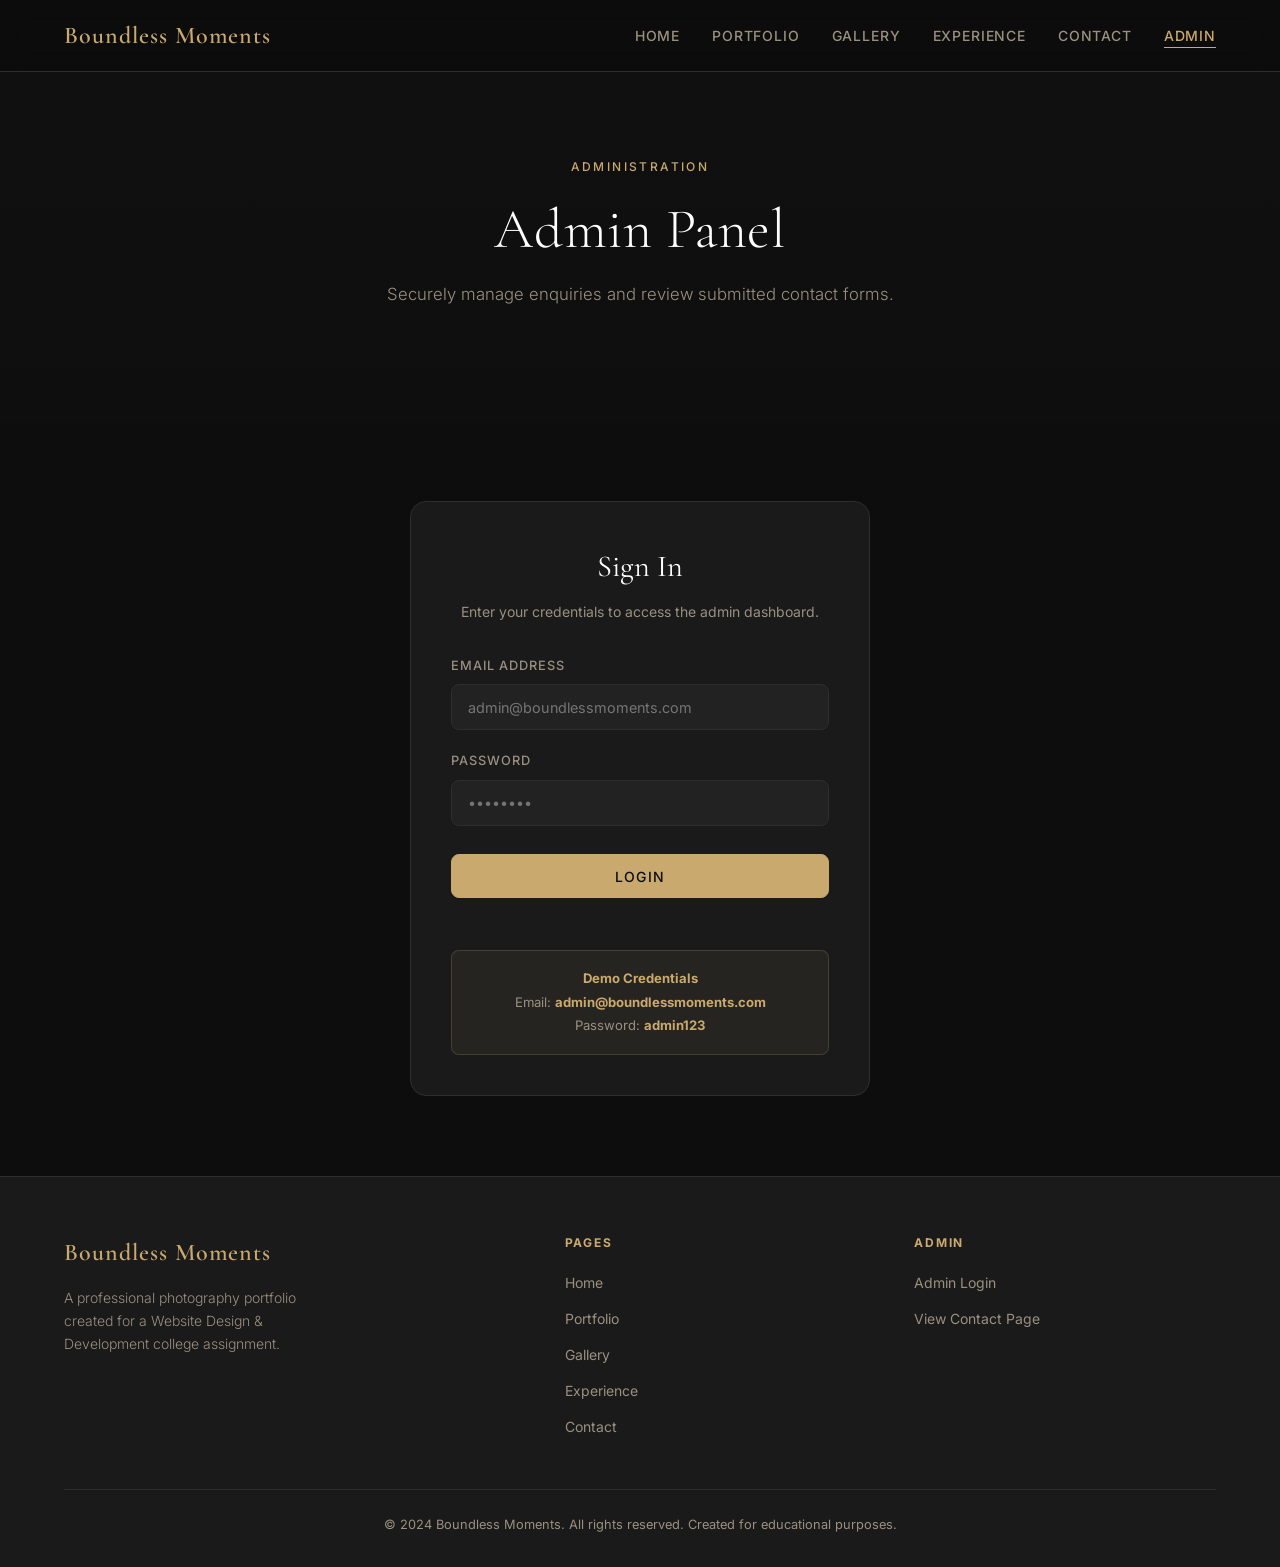
<file: admin.html>
<!DOCTYPE html>
<html lang="en">
<head>
  <meta charset="UTF-8">
  <meta name="viewport" content="width=device-width, initial-scale=1.0">
  <meta name="description" content="Boundless Moments admin panel — manage enquiries and site content.">
  <title>Admin Panel — Boundless Moments</title>
  <link rel="stylesheet" href="css/style.css">
</head>
<body>

  <!-- ===== NAVIGATION ===== -->
  <nav class="navbar" role="navigation" aria-label="Main navigation">
    <div class="container">
      <a href="index.html" class="nav-logo" aria-label="Boundless Moments — home">Boundless Moments</a>
      <button class="nav-toggle" id="navToggle" aria-label="Toggle navigation" aria-expanded="false">
        <span></span><span></span><span></span>
      </button>
      <ul class="nav-links" role="list">
        <li><a href="index.html">Home</a></li>
        <li><a href="portfolio.html">Portfolio</a></li>
        <li><a href="gallery.html">Gallery</a></li>
        <li><a href="experience.html">Experience</a></li>
        <li><a href="contact.html">Contact</a></li>
        <li><a href="admin.html">Admin</a></li>
      </ul>
    </div>
  </nav>

  <!-- ===== HERO ===== -->
  <section class="hero hero--sub" aria-label="Admin hero" style="min-height:38vh">
    <div class="hero-bg" style="background-image:url('https://images.unsplash.com/photo-1497366216548-37526070297c?w=1600&q=80');" role="img" aria-label="Minimalist dark office desk"></div>
    <div class="hero-overlay"></div>
    <div class="hero-content">
      <span class="hero-eyebrow">Administration</span>
      <h1>Admin Panel</h1>
      <p>Securely manage enquiries and review submitted contact forms.</p>
    </div>
  </section>

  <!-- ===== LOGIN ===== -->
  <section class="admin-login-section" id="adminLogin" aria-labelledby="login-heading">
    <div class="container">
      <div class="login-card">
        <h2 id="login-heading">Sign In</h2>
        <p>Enter your credentials to access the admin dashboard.</p>

        <form id="loginForm" novalidate aria-label="Admin login form">
          <div class="form-group">
            <label for="adminEmail">Email Address</label>
            <input type="email" id="adminEmail" name="adminEmail" placeholder="admin@boundlessmoments.com" required autocomplete="username">
          </div>
          <div class="form-group">
            <label for="adminPassword">Password</label>
            <input type="password" id="adminPassword" name="adminPassword" placeholder="••••••••" required autocomplete="current-password">
          </div>
          <button type="submit" class="btn btn-primary" style="width:100%;margin-top:.5rem">Login</button>
          <p class="login-error" id="loginError" role="alert" aria-live="polite"></p>
        </form>

        <div class="demo-creds" aria-label="Demo login credentials">
          <strong>Demo Credentials</strong><br>
          Email: <strong>admin@boundlessmoments.com</strong><br>
          Password: <strong>admin123</strong>
        </div>
      </div>
    </div>
  </section>

  <!-- ===== DASHBOARD ===== -->
  <section class="dashboard-section hidden" id="adminDashboard" aria-labelledby="dashboard-heading">
    <div class="container">
      <div class="dashboard-layout">

        <!-- Sidebar -->
        <aside class="sidebar" aria-label="Dashboard navigation">
          <div class="sidebar-header">
            <h3>Dashboard</h3>
          </div>
          <ul>
            <li><a href="#dash-stats">📊 Statistics</a></li>
            <li><a href="#dash-enquiries">📬 Enquiries</a></li>
            <li><a href="#dash-notes">📝 Admin Notes</a></li>
          </ul>
          <button class="sidebar-logout" id="logoutBtn" aria-label="Log out of admin panel">🚪 Log Out</button>
        </aside>

        <!-- Main Content -->
        <div class="dashboard-main">

          <!-- Stat Cards -->
          <div class="dash-stats" id="dash-stats" aria-label="Statistics overview">
            <div class="dash-stat-card">
              <span class="stat-number" id="totalEnquiries">0</span>
              <p>Total Enquiries</p>
            </div>
            <div class="dash-stat-card">
              <span class="stat-number" id="newEnquiries">0</span>
              <p>Today's Enquiries</p>
            </div>
            <div class="dash-stat-card">
              <span class="stat-number" id="todayEnquiries">0</span>
              <p>Submissions This Session</p>
            </div>
          </div>

          <!-- Enquiries Table -->
          <div class="dash-panel" id="dash-enquiries">
            <h3 id="dashboard-heading">Contact Enquiries</h3>
            <div style="overflow-x:auto">
              <table class="enquiries-table" aria-label="Submitted enquiries">
                <thead>
                  <tr>
                    <th scope="col">Name</th>
                    <th scope="col">Email</th>
                    <th scope="col">Phone</th>
                    <th scope="col">Service</th>
                    <th scope="col">Event Date</th>
                    <th scope="col">Message</th>
                  </tr>
                </thead>
                <tbody id="enquiriesBody">
                  <!-- Populated by script.js -->
                </tbody>
              </table>
            </div>
          </div>

          <!-- Admin Notes -->
          <div class="dash-panel" id="dash-notes">
            <h3>Admin Notes</h3>
            <textarea class="admin-notes-area" id="adminNotes" placeholder="Write your private notes here — they are saved automatically to your browser..." aria-label="Admin notes textarea"></textarea>
          </div>

        </div><!-- /dashboard-main -->
      </div><!-- /dashboard-layout -->
    </div>
  </section>

  <!-- ===== FOOTER ===== -->
  <footer class="footer" role="contentinfo">
    <div class="container">
      <div class="footer-grid">
        <div class="footer-brand">
          <span class="nav-logo">Boundless Moments</span>
          <p>A professional photography portfolio created for a Website Design &amp; Development college assignment.</p>
        </div>
        <div class="footer-col">
          <h4>Pages</h4>
          <ul>
            <li><a href="index.html">Home</a></li>
            <li><a href="portfolio.html">Portfolio</a></li>
            <li><a href="gallery.html">Gallery</a></li>
            <li><a href="experience.html">Experience</a></li>
            <li><a href="contact.html">Contact</a></li>
          </ul>
        </div>
        <div class="footer-col">
          <h4>Admin</h4>
          <ul>
            <li><a href="admin.html">Admin Login</a></li>
            <li><a href="contact.html">View Contact Page</a></li>
          </ul>
        </div>
      </div>
      <div class="footer-bottom">
        <p>&copy; 2024 Boundless Moments. All rights reserved. Created for educational purposes.</p>
      </div>
    </div>
  </footer>

  <script src="js/script.js"></script>
</body>
</html>
</file>
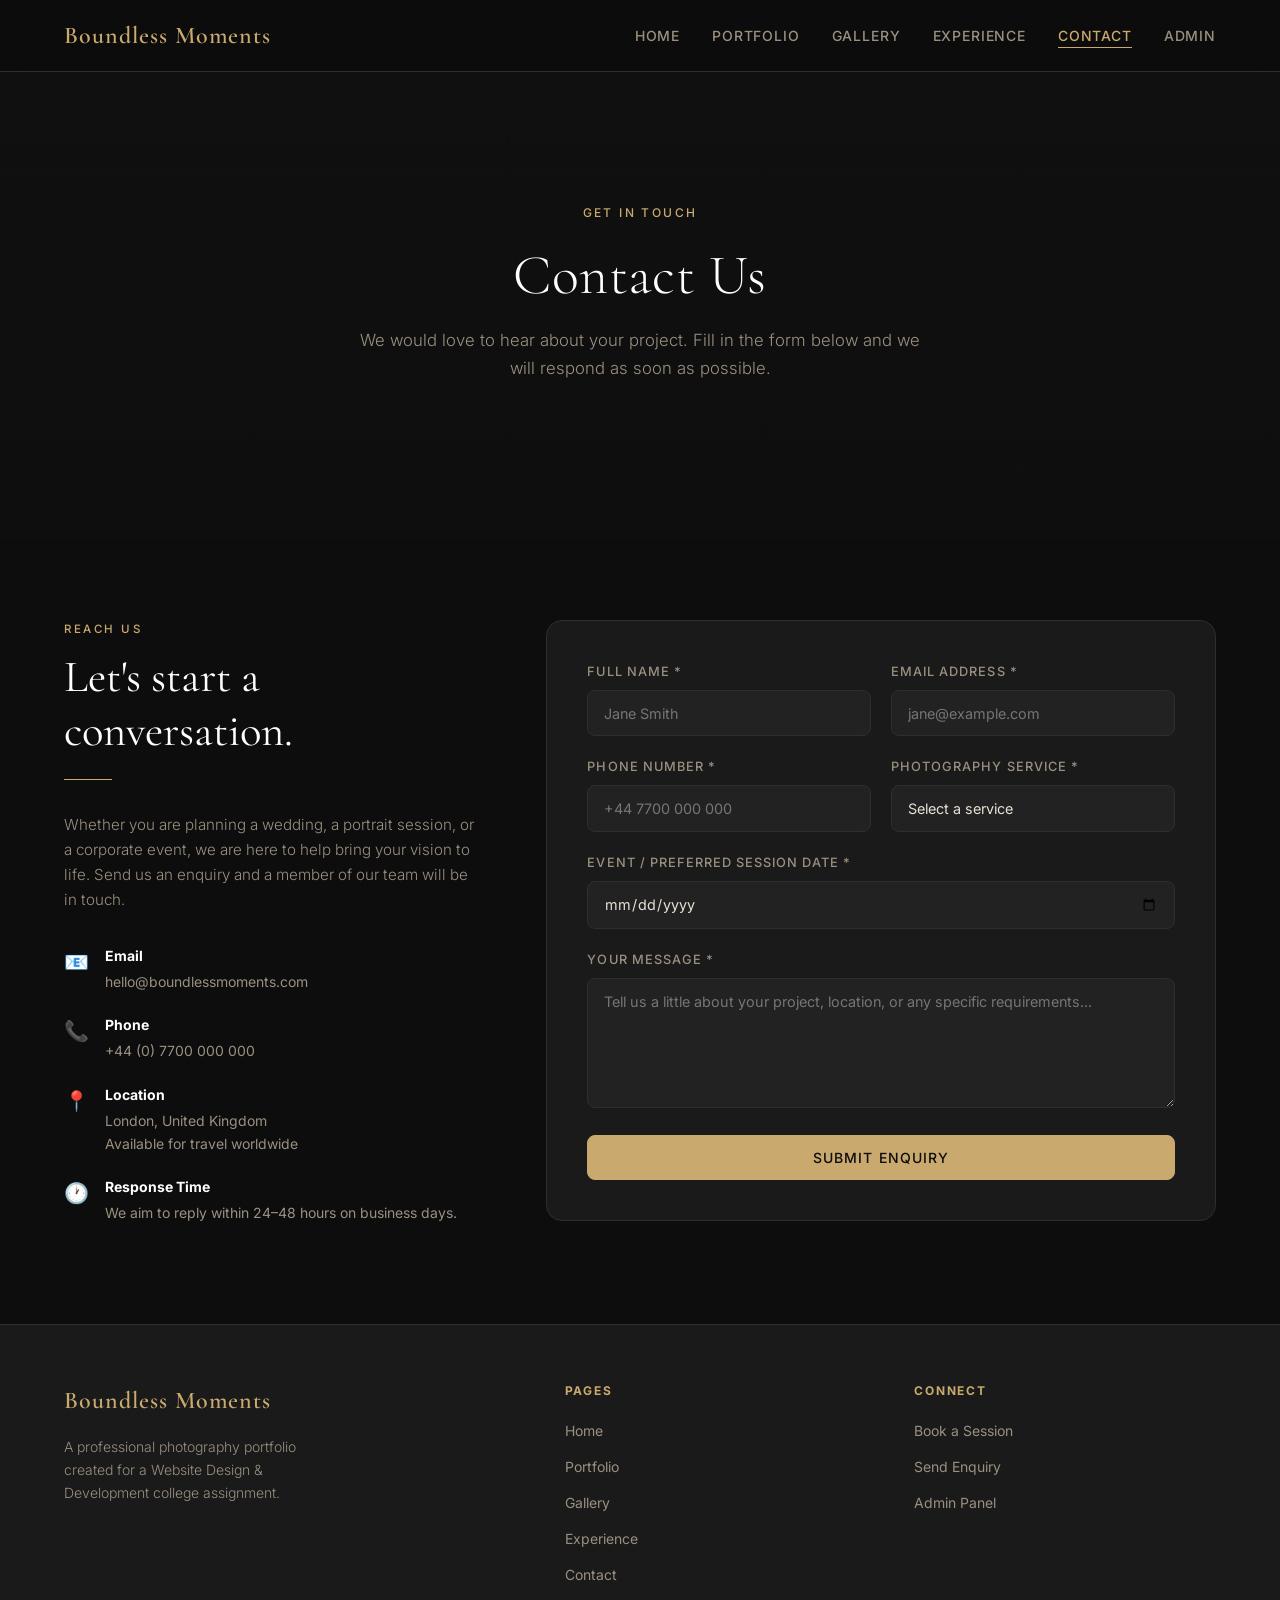
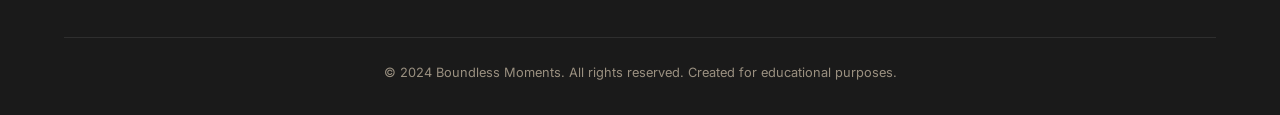
<file: contact.html>
<!DOCTYPE html>
<html lang="en">
<head>
  <meta charset="UTF-8">
  <meta name="viewport" content="width=device-width, initial-scale=1.0">
  <meta name="description" content="Contact Boundless Moments — submit an enquiry to book a photography session.">
  <title>Contact — Boundless Moments</title>
  <link rel="stylesheet" href="css/style.css">
</head>
<body>

  <!-- ===== NAVIGATION ===== -->
  <nav class="navbar" role="navigation" aria-label="Main navigation">
    <div class="container">
      <a href="index.html" class="nav-logo" aria-label="Boundless Moments — home">Boundless Moments</a>
      <button class="nav-toggle" id="navToggle" aria-label="Toggle navigation" aria-expanded="false">
        <span></span><span></span><span></span>
      </button>
      <ul class="nav-links" role="list">
        <li><a href="index.html">Home</a></li>
        <li><a href="portfolio.html">Portfolio</a></li>
        <li><a href="gallery.html">Gallery</a></li>
        <li><a href="experience.html">Experience</a></li>
        <li><a href="contact.html">Contact</a></li>
        <li><a href="admin.html">Admin</a></li>
      </ul>
    </div>
  </nav>

  <!-- ===== HERO ===== -->
  <section class="hero hero--sub" aria-label="Contact hero">
    <div class="hero-bg" style="background-image:url('https://images.unsplash.com/photo-1423666639041-f56000c27a9a?w=1600&q=80');" role="img" aria-label="Person writing a letter at a desk"></div>
    <div class="hero-overlay"></div>
    <div class="hero-content">
      <span class="hero-eyebrow">Get in Touch</span>
      <h1>Contact Us</h1>
      <p>We would love to hear about your project. Fill in the form below and we will respond as soon as possible.</p>
    </div>
  </section>

  <!-- ===== CONTACT ===== -->
  <section class="contact-section" aria-labelledby="contact-heading">
    <div class="container">
      <div class="contact-grid">

        <!-- Info Panel -->
        <aside aria-label="Contact information">
          <span class="section-label">Reach Us</span>
          <h2 class="section-title" id="contact-heading">Let's start a conversation.</h2>
          <div class="divider"></div>
          <p class="section-sub" style="margin-bottom:2rem">Whether you are planning a wedding, a portrait session, or a corporate event, we are here to help bring your vision to life. Send us an enquiry and a member of our team will be in touch.</p>

          <div class="contact-detail">
            <span class="contact-detail-icon" aria-hidden="true">📧</span>
            <div class="contact-detail-text">
              <h4>Email</h4>
              <p>hello@boundlessmoments.com</p>
            </div>
          </div>
          <div class="contact-detail">
            <span class="contact-detail-icon" aria-hidden="true">📞</span>
            <div class="contact-detail-text">
              <h4>Phone</h4>
              <p>+44 (0) 7700 000 000</p>
            </div>
          </div>
          <div class="contact-detail">
            <span class="contact-detail-icon" aria-hidden="true">📍</span>
            <div class="contact-detail-text">
              <h4>Location</h4>
              <p>London, United Kingdom<br>Available for travel worldwide</p>
            </div>
          </div>
          <div class="contact-detail">
            <span class="contact-detail-icon" aria-hidden="true">🕐</span>
            <div class="contact-detail-text">
              <h4>Response Time</h4>
              <p>We aim to reply within 24–48 hours on business days.</p>
            </div>
          </div>
        </aside>

        <!-- Form -->
        <div>
          <form class="contact-form" id="contactForm" novalidate aria-label="Contact enquiry form">
            <div class="form-row">
              <div class="form-group">
                <label for="fullName">Full Name <span aria-hidden="true">*</span></label>
                <input type="text" id="fullName" name="fullName" placeholder="Jane Smith" required autocomplete="name">
              </div>
              <div class="form-group">
                <label for="emailAddr">Email Address <span aria-hidden="true">*</span></label>
                <input type="email" id="emailAddr" name="emailAddr" placeholder="jane@example.com" required autocomplete="email">
              </div>
            </div>

            <div class="form-row">
              <div class="form-group">
                <label for="phone">Phone Number <span aria-hidden="true">*</span></label>
                <input type="tel" id="phone" name="phone" placeholder="+44 7700 000 000" required autocomplete="tel">
              </div>
              <div class="form-group">
                <label for="service">Photography Service <span aria-hidden="true">*</span></label>
                <select id="service" name="service" required>
                  <option value="">Select a service</option>
                  <option value="wedding">Wedding Photography</option>
                  <option value="portrait">Portrait Photography</option>
                  <option value="event">Event Photography</option>
                  <option value="travel">Travel Photography</option>
                  <option value="other">Other / Custom Project</option>
                </select>
              </div>
            </div>

            <div class="form-group">
              <label for="eventDate">Event / Preferred Session Date <span aria-hidden="true">*</span></label>
              <input type="date" id="eventDate" name="eventDate" required>
            </div>

            <div class="form-group">
              <label for="message">Your Message <span aria-hidden="true">*</span></label>
              <textarea id="message" name="message" placeholder="Tell us a little about your project, location, or any specific requirements..." required></textarea>
            </div>

            <button type="submit" class="btn btn-primary" style="width:100%">Submit Enquiry</button>
            <div class="form-message" id="formMessage" role="alert" aria-live="polite"></div>
          </form>
        </div>

      </div>
    </div>
  </section>

  <!-- ===== FOOTER ===== -->
  <footer class="footer" role="contentinfo">
    <div class="container">
      <div class="footer-grid">
        <div class="footer-brand">
          <span class="nav-logo">Boundless Moments</span>
          <p>A professional photography portfolio created for a Website Design &amp; Development college assignment.</p>
        </div>
        <div class="footer-col">
          <h4>Pages</h4>
          <ul>
            <li><a href="index.html">Home</a></li>
            <li><a href="portfolio.html">Portfolio</a></li>
            <li><a href="gallery.html">Gallery</a></li>
            <li><a href="experience.html">Experience</a></li>
            <li><a href="contact.html">Contact</a></li>
          </ul>
        </div>
        <div class="footer-col">
          <h4>Connect</h4>
          <ul>
            <li><a href="contact.html">Book a Session</a></li>
            <li><a href="contact.html">Send Enquiry</a></li>
            <li><a href="admin.html">Admin Panel</a></li>
          </ul>
        </div>
      </div>
      <div class="footer-bottom">
        <p>&copy; 2024 Boundless Moments. All rights reserved. Created for educational purposes.</p>
      </div>
    </div>
  </footer>

  <script src="js/script.js"></script>
</body>
</html>
</file>
<file: css/style.css>
/* ===================================================
   Boundless Moments — Dark Luxury Photography Theme
   style.css
   =================================================== */

/* ---------- Google Fonts ---------- */
@import url('https://fonts.googleapis.com/css2?family=Cormorant+Garamond:ital,wght@0,300;0,400;0,500;0,600;0,700;1,300;1,400&family=Inter:wght@300;400;500;600&display=swap');

/* ---------- CSS Custom Properties ---------- */
:root {
  --bg:         #0d0d0d;
  --surface:    #1a1a1a;
  --surface-2:  #222222;
  --border:     #2e2e2e;
  --text:       #e8e0d5;
  --text-muted: #9a9080;
  --accent:     #c9a96e;
  --accent-dim: #a07840;
  --white:      #ffffff;
  --nav-h:      72px;

  --ff-heading: 'Cormorant Garamond', Georgia, serif;
  --ff-body:    'Inter', system-ui, sans-serif;

  --radius:     8px;
  --radius-lg:  16px;
  --shadow:     0 4px 24px rgba(0,0,0,.55);
  --transition: 0.3s ease;
}

/* ---------- Reset ---------- */
*, *::before, *::after { box-sizing: border-box; margin: 0; padding: 0; }
html { scroll-behavior: smooth; font-size: 16px; }
body {
  background: var(--bg);
  color: var(--text);
  font-family: var(--ff-body);
  font-weight: 400;
  line-height: 1.65;
  min-height: 100vh;
}
img { display: block; max-width: 100%; height: auto; }
a { color: var(--accent); text-decoration: none; transition: color var(--transition); }
a:hover { color: var(--white); }
ul { list-style: none; }
button { cursor: pointer; font-family: var(--ff-body); }

/* ---------- Utility ---------- */
.container { width: 90%; max-width: 1200px; margin: 0 auto; }
.sr-only { position: absolute; width: 1px; height: 1px; padding: 0; overflow: hidden; clip: rect(0,0,0,0); white-space: nowrap; border: 0; }
.hidden { display: none !important; }
.text-accent { color: var(--accent); }

/* ===================================================
   NAVIGATION
   =================================================== */
.navbar {
  position: sticky;
  top: 0;
  z-index: 1000;
  background: rgba(13,13,13,.92);
  backdrop-filter: blur(12px);
  -webkit-backdrop-filter: blur(12px);
  border-bottom: 1px solid var(--border);
  height: var(--nav-h);
  display: flex;
  align-items: center;
}
.navbar .container {
  display: flex;
  align-items: center;
  justify-content: space-between;
  width: 90%;
  max-width: 1200px;
  margin: 0 auto;
}
.nav-logo {
  font-family: var(--ff-heading);
  font-size: 1.5rem;
  font-weight: 600;
  color: var(--accent);
  letter-spacing: .04em;
  white-space: nowrap;
}
.nav-links {
  display: flex;
  gap: 2rem;
  align-items: center;
}
.nav-links a {
  color: var(--text-muted);
  font-size: .875rem;
  font-weight: 500;
  letter-spacing: .06em;
  text-transform: uppercase;
  transition: color var(--transition);
  position: relative;
  padding-bottom: 4px;
}
.nav-links a::after {
  content: '';
  position: absolute;
  bottom: 0; left: 0;
  width: 0; height: 1px;
  background: var(--accent);
  transition: width var(--transition);
}
.nav-links a:hover,
.nav-links a.active {
  color: var(--accent);
}
.nav-links a:hover::after,
.nav-links a.active::after { width: 100%; }

/* Hamburger */
.nav-toggle {
  display: none;
  flex-direction: column;
  gap: 5px;
  background: none;
  border: none;
  padding: 4px;
}
.nav-toggle span {
  display: block;
  width: 24px; height: 2px;
  background: var(--text);
  border-radius: 2px;
  transition: var(--transition);
}

/* ===================================================
   HERO SECTIONS
   =================================================== */
.hero {
  position: relative;
  min-height: 88vh;
  display: flex;
  align-items: center;
  justify-content: center;
  text-align: center;
  overflow: hidden;
  background: #111;
}
.hero-bg {
  position: absolute;
  inset: 0;
  background-size: cover;
  background-position: center;
  background-repeat: no-repeat;
  opacity: .45;
  transition: opacity 1s;
}
.hero-overlay {
  position: absolute;
  inset: 0;
  background: linear-gradient(to bottom, rgba(13,13,13,.3) 0%, rgba(13,13,13,.7) 100%);
}
.hero-content {
  position: relative;
  z-index: 2;
  max-width: 800px;
  padding: 0 1.5rem;
}
.hero-eyebrow {
  display: inline-block;
  font-size: .75rem;
  letter-spacing: .2em;
  text-transform: uppercase;
  color: var(--accent);
  margin-bottom: 1.25rem;
  font-weight: 500;
}
.hero h1 {
  font-family: var(--ff-heading);
  font-size: clamp(2.4rem, 6vw, 4.5rem);
  font-weight: 300;
  line-height: 1.15;
  color: var(--white);
  margin-bottom: 1.25rem;
  letter-spacing: .01em;
}
.hero p {
  font-size: 1.05rem;
  color: var(--text-muted);
  max-width: 580px;
  margin: 0 auto 2rem;
  font-weight: 300;
}
.hero-cta {
  display: flex;
  gap: 1rem;
  justify-content: center;
  flex-wrap: wrap;
}

/* Sub-page hero (smaller) */
.hero--sub { min-height: 52vh; }
.hero--sub h1 { font-size: clamp(2rem, 5vw, 3.5rem); }

/* ===================================================
   BUTTONS
   =================================================== */
.btn {
  display: inline-block;
  padding: .8rem 2rem;
  border-radius: var(--radius);
  font-size: .875rem;
  font-weight: 500;
  letter-spacing: .08em;
  text-transform: uppercase;
  transition: var(--transition);
}
.btn-primary {
  background: var(--accent);
  color: #0d0d0d;
  border: 1px solid var(--accent);
}
.btn-primary:hover {
  background: transparent;
  color: var(--accent);
}
.btn-outline {
  background: transparent;
  color: var(--accent);
  border: 1px solid var(--accent);
}
.btn-outline:hover {
  background: var(--accent);
  color: #0d0d0d;
}

/* ===================================================
   SECTION BASICS
   =================================================== */
section { padding: 5rem 0; }
.section-label {
  display: block;
  font-size: .72rem;
  letter-spacing: .22em;
  text-transform: uppercase;
  color: var(--accent);
  font-weight: 500;
  margin-bottom: .75rem;
}
.section-title {
  font-family: var(--ff-heading);
  font-size: clamp(1.9rem, 3.5vw, 2.9rem);
  font-weight: 400;
  color: var(--white);
  margin-bottom: 1rem;
  line-height: 1.2;
}
.section-sub {
  color: var(--text-muted);
  font-size: .95rem;
  font-weight: 300;
  max-width: 560px;
  margin-bottom: 3rem;
}
.divider {
  width: 48px; height: 1px;
  background: var(--accent);
  margin: 1.25rem 0 2rem;
}

/* ===================================================
   HOME — ABOUT
   =================================================== */
.about-section { background: var(--surface); }
.about-grid {
  display: grid;
  grid-template-columns: 1fr 1fr;
  gap: 4rem;
  align-items: center;
}
.about-img-wrap {
  position: relative;
}
.about-img-wrap img {
  width: 100%;
  height: 480px;
  object-fit: cover;
  border-radius: var(--radius-lg);
  filter: brightness(.85);
}
.about-img-wrap::before {
  content: '';
  position: absolute;
  inset: -12px -12px 12px 12px;
  border: 1px solid var(--accent);
  border-radius: var(--radius-lg);
  opacity: .4;
  pointer-events: none;
}
.about-text p { color: var(--text-muted); font-weight: 300; margin-bottom: 1rem; }

/* ===================================================
   HOME — FEATURED CATEGORIES
   =================================================== */
.categories-grid {
  display: grid;
  grid-template-columns: repeat(4, 1fr);
  gap: 1.25rem;
}
.category-card {
  position: relative;
  border-radius: var(--radius-lg);
  overflow: hidden;
  aspect-ratio: 3/4;
  cursor: pointer;
}
.category-card img {
  width: 100%; height: 100%;
  object-fit: cover;
  transition: transform .6s ease;
  filter: brightness(.6);
}
.category-card:hover img { transform: scale(1.06); }
.category-overlay {
  position: absolute;
  inset: 0;
  background: linear-gradient(to top, rgba(0,0,0,.75) 0%, transparent 55%);
  display: flex;
  flex-direction: column;
  justify-content: flex-end;
  padding: 1.5rem;
}
.category-overlay h3 {
  font-family: var(--ff-heading);
  font-size: 1.35rem;
  font-weight: 400;
  color: var(--white);
  margin-bottom: .35rem;
}
.category-overlay p { font-size: .82rem; color: var(--text-muted); }

/* ===================================================
   HOME — PURPOSE / CTA BAND
   =================================================== */
.cta-band {
  background: linear-gradient(135deg, var(--surface) 0%, #161616 100%);
  text-align: center;
  padding: 5rem 0;
  border-top: 1px solid var(--border);
  border-bottom: 1px solid var(--border);
}
.cta-band .section-title { margin-bottom: .75rem; }
.cta-band p { color: var(--text-muted); max-width: 520px; margin: 0 auto 2.5rem; font-weight: 300; }

/* ===================================================
   PORTFOLIO PAGE
   =================================================== */
.filter-bar {
  display: flex;
  gap: .75rem;
  flex-wrap: wrap;
  margin-bottom: 3rem;
  justify-content: center;
}
.filter-btn {
  padding: .55rem 1.5rem;
  border-radius: 100px;
  border: 1px solid var(--border);
  background: transparent;
  color: var(--text-muted);
  font-size: .82rem;
  letter-spacing: .08em;
  text-transform: uppercase;
  transition: var(--transition);
}
.filter-btn:hover { border-color: var(--accent); color: var(--accent); }
.filter-btn.active {
  background: var(--accent);
  border-color: var(--accent);
  color: #0d0d0d;
}

.portfolio-grid {
  display: grid;
  grid-template-columns: repeat(3, 1fr);
  gap: 1.5rem;
}
.portfolio-card {
  background: var(--surface);
  border-radius: var(--radius-lg);
  overflow: hidden;
  border: 1px solid var(--border);
  transition: transform var(--transition), box-shadow var(--transition);
}
.portfolio-card:hover {
  transform: translateY(-6px);
  box-shadow: var(--shadow);
}
.portfolio-card.hide { display: none; }
.portfolio-card-img {
  width: 100%;
  height: 260px;
  object-fit: cover;
  display: block;
  filter: brightness(.85);
  transition: filter var(--transition);
}
.portfolio-card:hover .portfolio-card-img { filter: brightness(1); }
.portfolio-card-body { padding: 1.25rem 1.5rem 1.5rem; }
.badge {
  display: inline-block;
  padding: .25rem .85rem;
  border-radius: 100px;
  font-size: .7rem;
  letter-spacing: .1em;
  text-transform: uppercase;
  background: rgba(201,169,110,.15);
  color: var(--accent);
  border: 1px solid rgba(201,169,110,.25);
  margin-bottom: .85rem;
}
.portfolio-card-body h3 {
  font-family: var(--ff-heading);
  font-size: 1.3rem;
  font-weight: 400;
  color: var(--white);
  margin-bottom: .5rem;
}
.portfolio-card-body p { font-size: .875rem; color: var(--text-muted); font-weight: 300; }

/* ===================================================
   GALLERY PAGE
   =================================================== */
.gallery-intro { text-align: center; padding-bottom: 1rem; }
.masonry {
  columns: 3;
  column-gap: 1.25rem;
}
.masonry-item {
  break-inside: avoid;
  margin-bottom: 1.25rem;
  border-radius: var(--radius);
  overflow: hidden;
  position: relative;
}
.masonry-item img {
  width: 100%;
  display: block;
  filter: brightness(.82);
  transition: filter .4s, transform .4s;
}
.masonry-item:hover img {
  filter: brightness(1);
  transform: scale(1.02);
}

/* ===================================================
   EXPERIENCE PAGE
   =================================================== */
.profile-section {
  background: var(--surface);
  padding: 5rem 0;
}
.profile-grid {
  display: grid;
  grid-template-columns: 1fr 1.4fr;
  gap: 4rem;
  align-items: center;
}
.profile-img {
  width: 100%;
  height: 500px;
  object-fit: cover;
  border-radius: var(--radius-lg);
  filter: brightness(.85);
}
.profile-text p { color: var(--text-muted); font-weight: 300; margin-bottom: 1rem; }

.skills-section { padding: 5rem 0; }
.skills-grid {
  display: grid;
  grid-template-columns: repeat(3, 1fr);
  gap: 1.5rem;
}
.skill-card {
  background: var(--surface);
  border: 1px solid var(--border);
  border-radius: var(--radius-lg);
  padding: 2rem;
  transition: border-color var(--transition), transform var(--transition);
}
.skill-card:hover {
  border-color: var(--accent);
  transform: translateY(-4px);
}
.skill-icon {
  font-size: 2rem;
  margin-bottom: 1rem;
}
.skill-card h3 {
  font-family: var(--ff-heading);
  font-size: 1.35rem;
  font-weight: 500;
  color: var(--white);
  margin-bottom: .75rem;
}
.skill-card p { font-size: .875rem; color: var(--text-muted); font-weight: 300; }
.skill-tags { display: flex; flex-wrap: wrap; gap: .5rem; margin-top: 1rem; }
.skill-tag {
  padding: .25rem .75rem;
  border-radius: 100px;
  font-size: .72rem;
  background: var(--surface-2);
  border: 1px solid var(--border);
  color: var(--text-muted);
  letter-spacing: .04em;
}

.stats-section { background: var(--surface); padding: 5rem 0; }
.stats-grid {
  display: grid;
  grid-template-columns: repeat(4, 1fr);
  gap: 1.5rem;
  text-align: center;
}
.stat-item { padding: 2rem; }
.stat-number {
  font-family: var(--ff-heading);
  font-size: 3.5rem;
  font-weight: 300;
  color: var(--accent);
  display: block;
  line-height: 1;
  margin-bottom: .5rem;
}
.stat-label { font-size: .82rem; text-transform: uppercase; letter-spacing: .12em; color: var(--text-muted); }

/* ===================================================
   CONTACT PAGE
   =================================================== */
.contact-section { padding: 5rem 0; }
.contact-grid {
  display: grid;
  grid-template-columns: 1fr 1.6fr;
  gap: 4rem;
  align-items: start;
}
.contact-info h2 {
  font-family: var(--ff-heading);
  font-size: 2rem;
  font-weight: 400;
  color: var(--white);
  margin-bottom: 1rem;
}
.contact-info p { color: var(--text-muted); font-weight: 300; margin-bottom: 2rem; }
.contact-detail {
  display: flex;
  gap: 1rem;
  align-items: flex-start;
  margin-bottom: 1.25rem;
}
.contact-detail-icon { font-size: 1.25rem; color: var(--accent); flex-shrink: 0; margin-top: 2px; }
.contact-detail-text h4 { color: var(--white); font-size: .875rem; margin-bottom: .2rem; }
.contact-detail-text p { color: var(--text-muted); font-size: .875rem; margin: 0; }

/* Form */
.contact-form {
  background: var(--surface);
  border: 1px solid var(--border);
  border-radius: var(--radius-lg);
  padding: 2.5rem;
}
.form-row {
  display: grid;
  grid-template-columns: 1fr 1fr;
  gap: 1.25rem;
}
.form-group { margin-bottom: 1.25rem; }
.form-group label {
  display: block;
  font-size: .8rem;
  letter-spacing: .08em;
  text-transform: uppercase;
  color: var(--text-muted);
  margin-bottom: .5rem;
  font-weight: 500;
}
.form-group input,
.form-group select,
.form-group textarea {
  width: 100%;
  background: var(--surface-2);
  border: 1px solid var(--border);
  border-radius: var(--radius);
  padding: .85rem 1rem;
  color: var(--text);
  font-family: var(--ff-body);
  font-size: .9rem;
  transition: border-color var(--transition);
  -webkit-appearance: none;
}
.form-group input:focus,
.form-group select:focus,
.form-group textarea:focus {
  outline: none;
  border-color: var(--accent);
}
.form-group textarea { resize: vertical; min-height: 130px; }
.form-group select option { background: var(--surface-2); }

.form-message {
  margin-top: 1rem;
  padding: 1rem 1.25rem;
  border-radius: var(--radius);
  font-size: .875rem;
  display: none;
}
.form-message.success {
  background: rgba(72,187,120,.12);
  border: 1px solid rgba(72,187,120,.3);
  color: #68d391;
  display: block;
}
.form-message.error {
  background: rgba(245,101,101,.12);
  border: 1px solid rgba(245,101,101,.3);
  color: #fc8181;
  display: block;
}

/* ===================================================
   ADMIN PAGE
   =================================================== */
.admin-login-section { padding: 5rem 0; }
.login-card {
  max-width: 460px;
  margin: 0 auto;
  background: var(--surface);
  border: 1px solid var(--border);
  border-radius: var(--radius-lg);
  padding: 2.5rem;
}
.login-card h2 {
  font-family: var(--ff-heading);
  font-size: 1.9rem;
  font-weight: 400;
  color: var(--white);
  margin-bottom: .5rem;
  text-align: center;
}
.login-card > p {
  text-align: center;
  color: var(--text-muted);
  font-size: .875rem;
  margin-bottom: 2rem;
}
.login-error {
  color: #fc8181;
  font-size: .82rem;
  margin-top: .75rem;
  text-align: center;
  min-height: 1.2em;
}

.demo-creds {
  margin-top: 1.5rem;
  padding: 1rem 1.25rem;
  background: rgba(201,169,110,.07);
  border: 1px solid rgba(201,169,110,.2);
  border-radius: var(--radius);
  font-size: .82rem;
  color: var(--text-muted);
  text-align: center;
  line-height: 1.8;
}
.demo-creds strong { color: var(--accent); }

/* Dashboard */
.dashboard-section {
  padding: 3rem 0 5rem;
}
.dashboard-layout {
  display: grid;
  grid-template-columns: 220px 1fr;
  gap: 2rem;
  align-items: start;
}
.sidebar {
  background: var(--surface);
  border: 1px solid var(--border);
  border-radius: var(--radius-lg);
  padding: 1.5rem 0;
  position: sticky;
  top: calc(var(--nav-h) + 1rem);
}
.sidebar-header {
  padding: 0 1.5rem 1.25rem;
  border-bottom: 1px solid var(--border);
  margin-bottom: 1rem;
}
.sidebar-header h3 {
  font-family: var(--ff-heading);
  font-size: 1.1rem;
  color: var(--accent);
}
.sidebar ul li a {
  display: block;
  padding: .65rem 1.5rem;
  color: var(--text-muted);
  font-size: .875rem;
  transition: color var(--transition), background var(--transition);
}
.sidebar ul li a:hover {
  color: var(--accent);
  background: rgba(201,169,110,.06);
}
.sidebar-logout {
  margin: 1rem 1.5rem 0;
  width: calc(100% - 3rem);
  padding: .65rem;
  border: 1px solid var(--border);
  border-radius: var(--radius);
  background: transparent;
  color: var(--text-muted);
  font-size: .82rem;
  transition: var(--transition);
}
.sidebar-logout:hover { border-color: #fc8181; color: #fc8181; }

.dashboard-main { display: flex; flex-direction: column; gap: 2rem; }

.dash-stats {
  display: grid;
  grid-template-columns: repeat(3, 1fr);
  gap: 1.25rem;
}
.dash-stat-card {
  background: var(--surface);
  border: 1px solid var(--border);
  border-radius: var(--radius-lg);
  padding: 1.5rem 2rem;
  text-align: center;
}
.dash-stat-card .stat-number { font-size: 2.5rem; }
.dash-stat-card p { font-size: .8rem; text-transform: uppercase; letter-spacing: .1em; color: var(--text-muted); }

.dash-panel {
  background: var(--surface);
  border: 1px solid var(--border);
  border-radius: var(--radius-lg);
  padding: 2rem;
}
.dash-panel h3 {
  font-family: var(--ff-heading);
  font-size: 1.4rem;
  font-weight: 400;
  color: var(--white);
  margin-bottom: 1.5rem;
  padding-bottom: .75rem;
  border-bottom: 1px solid var(--border);
}
.enquiries-table {
  width: 100%;
  border-collapse: collapse;
  font-size: .82rem;
}
.enquiries-table th {
  text-align: left;
  padding: .65rem 1rem;
  background: var(--surface-2);
  color: var(--text-muted);
  font-weight: 500;
  text-transform: uppercase;
  letter-spacing: .07em;
  font-size: .72rem;
}
.enquiries-table td {
  padding: .85rem 1rem;
  border-bottom: 1px solid var(--border);
  color: var(--text);
  vertical-align: top;
  max-width: 200px;
  word-break: break-word;
}
.enquiries-table tr:last-child td { border-bottom: none; }
.enquiries-table tr:hover td { background: rgba(255,255,255,.02); }
.no-data { text-align: center; color: var(--text-muted); padding: 2rem; font-size: .875rem; }

.admin-notes-area {
  width: 100%;
  background: var(--surface-2);
  border: 1px solid var(--border);
  border-radius: var(--radius);
  color: var(--text);
  font-family: var(--ff-body);
  font-size: .9rem;
  padding: 1rem;
  min-height: 120px;
  resize: vertical;
  transition: border-color var(--transition);
}
.admin-notes-area:focus { outline: none; border-color: var(--accent); }

/* ===================================================
   FOOTER
   =================================================== */
.footer {
  background: var(--surface);
  border-top: 1px solid var(--border);
  padding: 3.5rem 0 2rem;
}
.footer-grid {
  display: grid;
  grid-template-columns: 1.5fr 1fr 1fr;
  gap: 3rem;
  margin-bottom: 2.5rem;
}
.footer-brand .nav-logo { display: inline-block; margin-bottom: .85rem; }
.footer-brand p { color: var(--text-muted); font-size: .875rem; font-weight: 300; max-width: 260px; }
.footer-col h4 {
  font-size: .75rem;
  letter-spacing: .15em;
  text-transform: uppercase;
  color: var(--accent);
  margin-bottom: 1rem;
}
.footer-col ul li { margin-bottom: .6rem; }
.footer-col ul li a { color: var(--text-muted); font-size: .875rem; }
.footer-col ul li a:hover { color: var(--accent); }
.footer-bottom {
  border-top: 1px solid var(--border);
  padding-top: 1.5rem;
  text-align: center;
  color: var(--text-muted);
  font-size: .8rem;
}

/* ===================================================
   RESPONSIVE
   =================================================== */
@media (max-width: 1024px) {
  .categories-grid { grid-template-columns: repeat(2, 1fr); }
  .portfolio-grid { grid-template-columns: repeat(2, 1fr); }
  .about-grid { grid-template-columns: 1fr; gap: 2.5rem; }
  .about-img-wrap img { height: 320px; }
  .profile-grid { grid-template-columns: 1fr; gap: 2.5rem; }
  .profile-img { height: 360px; }
  .stats-grid { grid-template-columns: repeat(2, 1fr); }
  .skills-grid { grid-template-columns: 1fr 1fr; }
  .footer-grid { grid-template-columns: 1fr 1fr; }
  .masonry { columns: 2; }
  .dashboard-layout { grid-template-columns: 1fr; }
  .sidebar { position: static; }
  .dash-stats { grid-template-columns: repeat(3, 1fr); }
}

@media (max-width: 768px) {
  :root { --nav-h: 64px; }
  .nav-links {
    display: none;
    position: fixed;
    top: var(--nav-h);
    left: 0; right: 0;
    background: rgba(13,13,13,.97);
    flex-direction: column;
    padding: 2rem;
    gap: 1.5rem;
    border-bottom: 1px solid var(--border);
    z-index: 999;
  }
  .nav-links.open { display: flex; }
  .nav-toggle { display: flex; }

  .hero { min-height: 75vh; }
  .hero--sub { min-height: 45vh; }

  .categories-grid { grid-template-columns: 1fr 1fr; }
  .portfolio-grid { grid-template-columns: 1fr; }
  .skills-grid { grid-template-columns: 1fr; }
  .stats-grid { grid-template-columns: 1fr 1fr; }
  .contact-grid { grid-template-columns: 1fr; gap: 2.5rem; }
  .form-row { grid-template-columns: 1fr; }
  .footer-grid { grid-template-columns: 1fr; gap: 2rem; }
  .masonry { columns: 1; }
  .dash-stats { grid-template-columns: 1fr; }
  .dashboard-layout { grid-template-columns: 1fr; }
}

@media (max-width: 480px) {
  .categories-grid { grid-template-columns: 1fr; }
  .hero-cta { flex-direction: column; align-items: center; }
}
</file>
